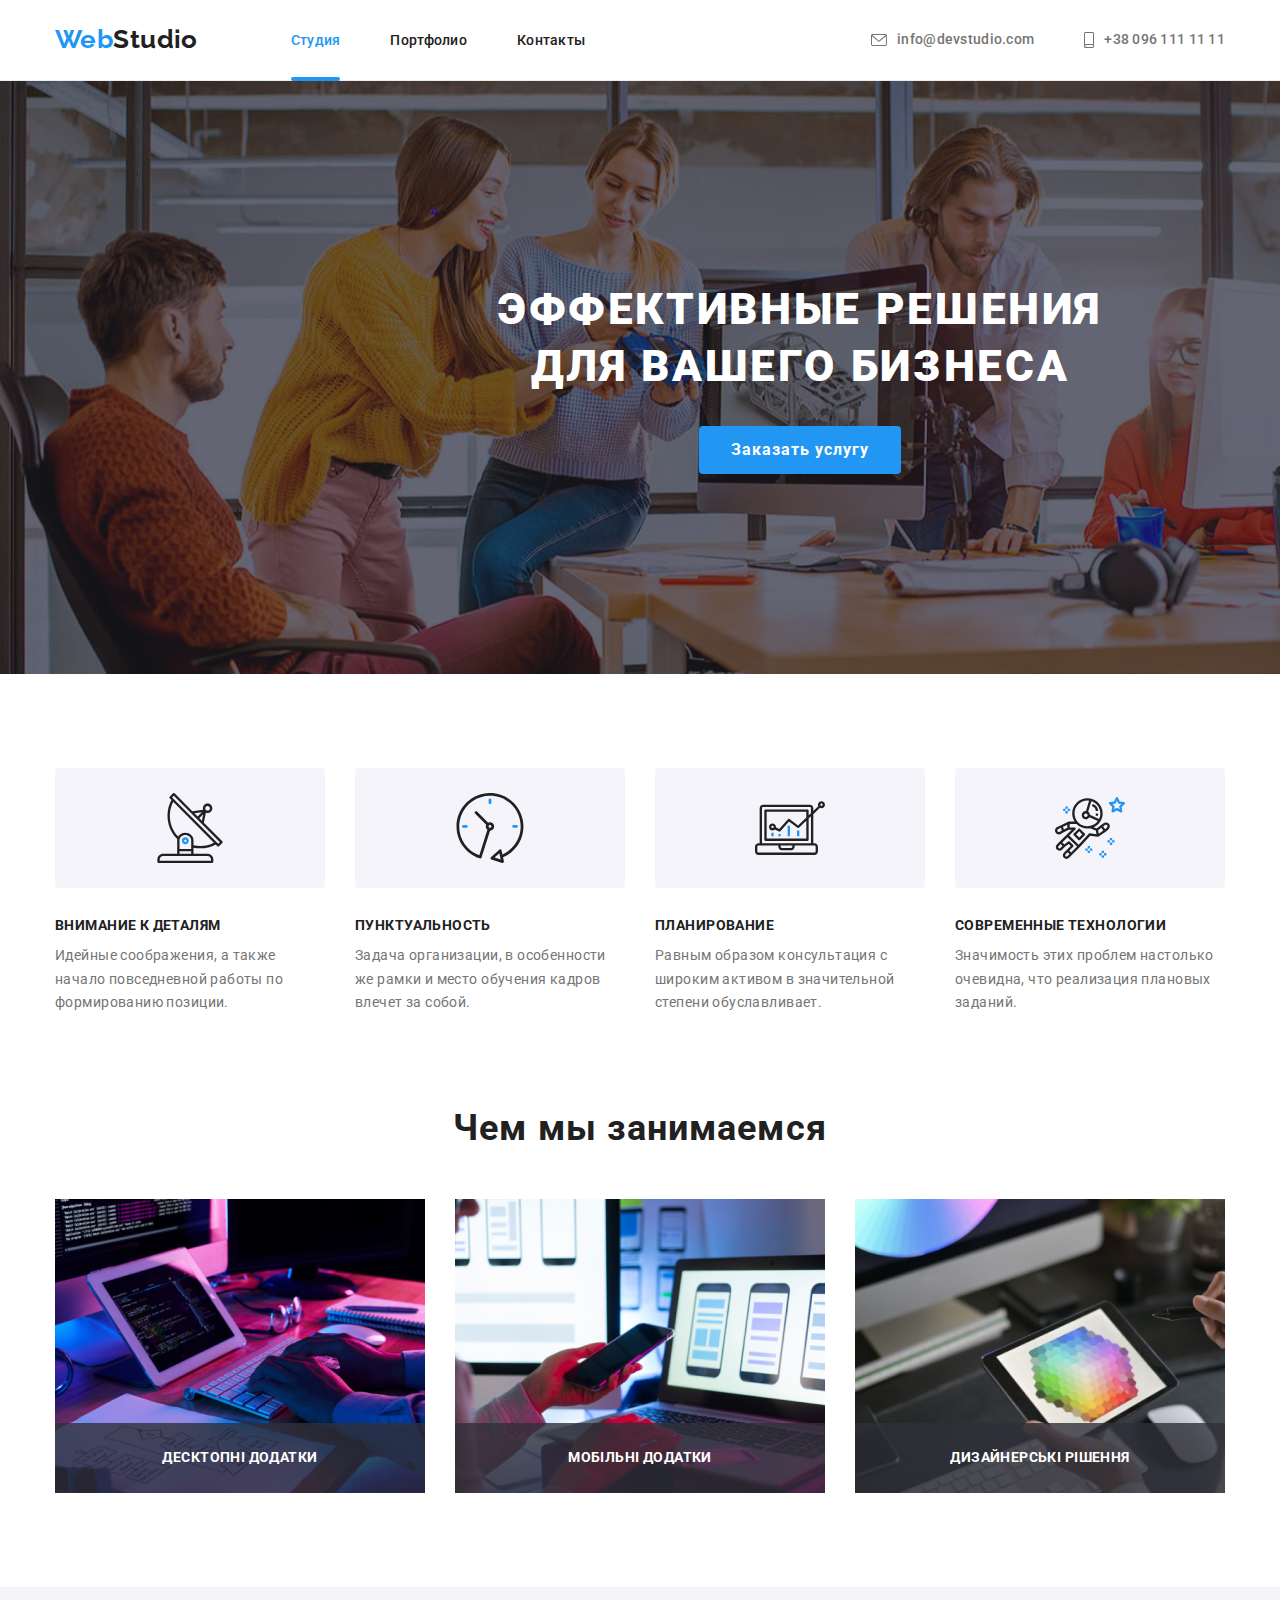
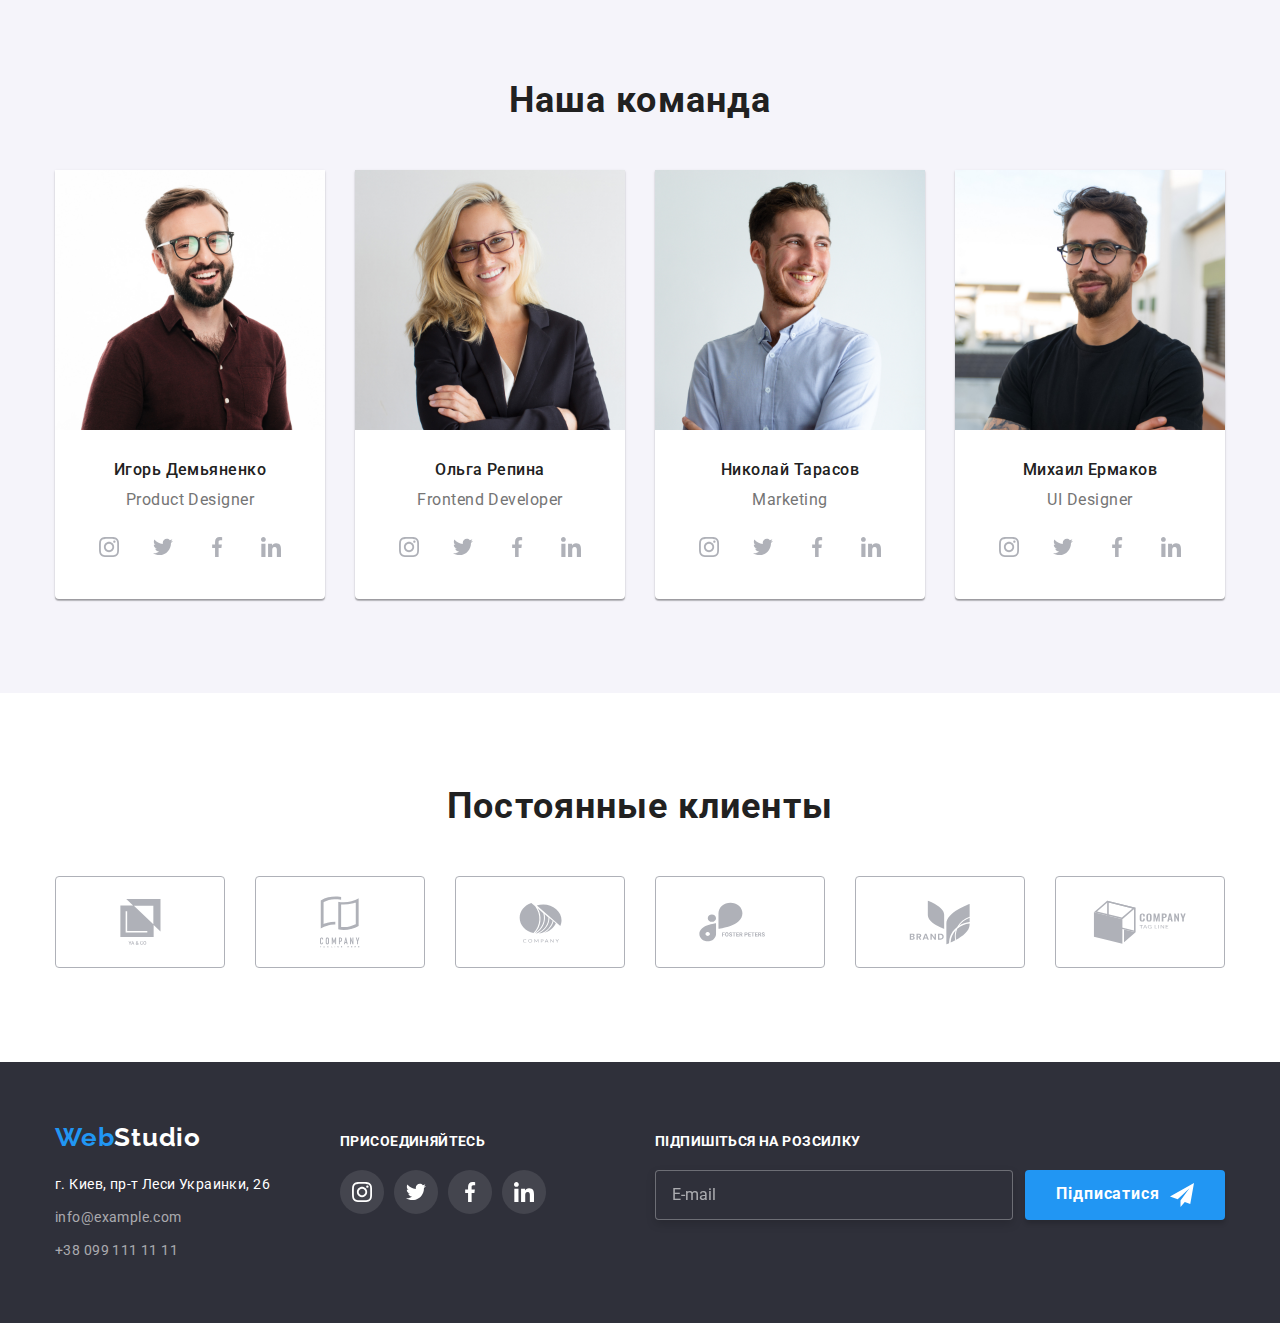
<file: index.html>
<!DOCTYPE html>
<html lang="ru">
<head>
    <meta charset="UTF-8">
    <meta http-equiv="X-UA-Compatible" content="IE=edge">
    <meta name="viewport" content="width=device-width, initial-scale=1.0">
    <title>Document</title>
    <link href="https://fonts.googleapis.com/css2?family=Raleway:wght@700&family=Roboto:wght@400;500;700;900&display=swap" rel="stylesheet">
    <link rel="stylesheet" href="https://cdnjs.cloudflare.com/ajax/libs/modern-normalize/1.1.0/modern-normalize.min.css">
    <link rel="stylesheet" href="css/styles.css">
</head>
<body class="body">
    <header class="header box">
        <div class="container header-container">
            <nav class="navigation">
                <p class="web-studio">Web<span class="studio-1">Studio</span></p>
                <ul class="list-style list-style-2">
                    <li class="nav-li"><a class="studio-2 current" href="index.html">Студия</a></li>
                    <li class="nav-li"><a class="portfolio-2" href="portfolio.html">Портфолио</a></li>
                    <li class="nav-li"><a class="contacts" href="">Контакты</a></li>
                </ul>
            </nav>   
            
            
                <ul class="list-style ul-contacts">
                    
                    <li class="nav-li">
                        <a class="mail  icons-contact" href="mailto:info@devstudio.com"><svg class="envelope" width="16" height="12"><use href="images/icons.svg#envelope"></use></svg>info@devstudio.com</a> </li>
                    <li class="nav-li">
                        <a class="telefon  icons-contact" href="tel:+380961111111"><svg class="smartphone" width="10" height="16"><use href="images/icons.svg#smartphone"></use></svg>+38 096 111 11 11</a></li>
                 </ul>
                 
        </div>
        
     </header>
    <!--main index html section-->
    <main>
        
            <section class="background hero">
                <div class="container">
            <h1 class="hero-title">Эффективные решения для вашего бизнеса</h1>
            <button type="button" class="button-background" data-modal-open>Заказать услугу</button>
           
            <div class="backdrop is-hidden" data-modal>
                <div class="modal">
                    <form>
                        <p class="title-form">Залиште свої дані, ми вам передзвонимо</p>
                       <div class="modal-input">
                       
                        
                        <label class="content-input" for="user_name">Ім'я</label>
                        <div class="form-field">
                        <input name="user-name" class="frame-input" type="text"  id="user_name">
                        <svg class="modal-svg" width="18" height="18"><use href="images/icons.svg#person-black"></use></svg>
                        </div>
                        
                      
                        <label class="content-input" for="user_phone">Телефон</label>
                        <div class="form-field">
                        <input name="user-phone" class="frame-input" type="tel"  id="user_phone">
                        <svg class="modal-svg" width="18" height="18"><use href="images/icons.svg#phone-black"></use></svg>
                       </div>
 
                       
                        
                        <label class="content-input" for="email_name">Пошта</label>
                        <div class="form-field">
                        <input name="user-email" class="frame-input" type="email"  id="email_name">
                        <svg class="modal-svg" width="18" height="18"><use href="images/icons.svg#email-black"></use></svg>
                       </div>
                       
                       <label class="content-input" for="comment">Коментар</label>
                            <div class="form-field">
                        <textarea name="user-message" class="comment-text"  placeholder="Введіть текст" id="comment"></textarea>
                        </div>
                       
                     </div>
                     
                      
                        <input name="accept-policy" class="checkbox" type="checkbox" id="checkbox-icon"  value="agreement" required>
                        <label class="label" for="checkbox-icon">Погоджуюся з розсилкою та приймаю&nbsp; <a class="checkbox-site" href="">Умови договору</a></label>
                    
                        
                     
                    
                    <button class="modal-button" type="submit">Відправити</button>
                    </form>


                    <button type="button" class="model-btn" data-modal-close> 
                        <svg class="button-close" width="11" height="11">
                        <use href="images/icons.svg#close"></use>
                    </svg>
                   </button>
                    
                </div>
            </div>
            
        </div>    
        </section>
        
        
            <section class="section">
                <div class="container">
                <h2 class="visually-hidden">Наши преимущества</h2>
            <ul class="list-style our-advantages">
                <li class="list-advantages">
                   <div class="svg-advantages"> <svg width="70" height="70">
                    <use href="images/icons.svg#antenna"></use>
                </svg></div>
                    <h3 class="title-advantages">Внимание к деталям</h3>
                    <p class="paragraph">Идейные соображения, а также начало повседневной работы по формированию позиции.</p>
                </li>
                <li class="list-advantages">
                    <div class="svg-advantages"> <svg width="70" height="70">
                        <use href="images/icons.svg#clock"></use>
                    </svg></div>
                    <h3 class="title-advantages">Пунктуальность</h3>
                    <p class="paragraph">Задача организации, в особенности же рамки и место обучения кадров влечет за собой.</p>
                </li>
                <li class="list-advantages">
                    <div class="svg-advantages"> <svg width="70" height="70">
                        <use href="images/icons.svg#diagram"></use>
                    </svg></div>
                    <h3 class="title-advantages">Планирование</h3>
                    <p class="paragraph">Равным образом консультация с широким активом в значительной степени обуславливает.</p>
                </li>
                <li class="list-advantages">
                    <div class="svg-advantages"> <svg width="70" height="70">
                        <use href="images/icons.svg#astronaut"></use>
                    </svg></div>
                    <h3 class="title-advantages">Современные технологии</h3>
                    <p class="paragraph">Значимость этих проблем настолько очевидна, что реализация плановых заданий.</p>
                </li>
            </ul>
        </div>
            </section>
       
        
            <section class="section section-work">
                <div class="container">
            <h2 class="our-work">Чем мы занимаемся</h2>
            <ul class="list-style our-works">
                <li class="picture"><div class="box-our-work"><p class="text-box">ДЕСКТОПНІ ДОДАТКИ</p></div><img src="images/img(4).jpg" width="370" alt="Programer working desk"></li>
                <li class="picture"><div class="box-our-work"><p class="text-box">МОБІЛЬНІ ДОДАТКИ</p></div><img src="images/img(5).jpg" width="370" alt="Application smartphones"></li>
                <li class="picture"><div class="box-our-work"><p class="text-box">ДИЗАЙНЕРСЬКІ РІШЕННЯ</p></div><img src="images/img(6).jpg" width="370" alt="Web design with working colour selection graphic"></li>
            </ul>
                </div>
            </section>
        
        
            <section class="section team">
                <div class="container">
            <h2 class="our-command">Наша команда</h2>
            <ul class="list-style command">
                <li class="worker">
                    <img src="images/img.jpg" width="270" alt="Man">
                    <div class="worker-content">
                    <h3 class="name-worker">Игорь Демьяненко</h3>
                    <p class="profesion">Product Designer</p>
                    <ul class="social-list">
                        <li class="list-style social-link-item">
                            <a class="social-link-list" href="">
                            <svg class="social-link" width="20" height="20">
                                <use href="images/icons.svg#instagram"></use>
                            </svg>
                        </a>
                    </li>
                        <li class="list-style social-link-item">
                            <a class="social-link-list" href="">
                            <svg class="social-link" width="20" height="20">
                                <use href="images/icons.svg#twitter"></use>
                                </svg>
                            </a>
                        </li>
                        <li class="list-style social-link-item">
                            <a class="social-link-list" href="">
                                <svg class="social-link" width="20" height="20">
                                    <use href="images/icons.svg#facebook"></use>
                                </svg>
                            </a>
                        </li>
                        <li class="list-style social-link-item">
                            <a class="social-link-list" href="">
                                <svg class="social-link" width="20" height="20">
                                    <use href="images/icons.svg#linkedin"></use>
                                </svg>
                            </a>
                        </li>


                            
                    </ul>
                    </div>
                </li>
                <li class="worker">
                    <img src="images/img(1).jpg" width="270" alt="Woman">
                    <div class="worker-content">
                    <h3 class="name-worker">Ольга Репина</h3>
                    <p class="profesion">Frontend Developer</p>
                    <ul class="social-list">
                        <li class="list-style social-link-item">
                            <a class="social-link-list" href="">
                            <svg class="social-link" width="20" height="20">
                                <use href="images/icons.svg#instagram"></use>
                            </svg>
                        </a>
                    </li>
                        <li class="list-style social-link-item">
                            <a class="social-link-list" href="">
                            <svg class="social-link" width="20" height="20">
                                <use href="images/icons.svg#twitter"></use>
                                </svg>
                            </a>
                        </li>
                        <li class="list-style social-link-item">
                            <a class="social-link-list" href="">
                                <svg class="social-link" width="20" height="20">
                                    <use href="images/icons.svg#facebook"></use>
                                </svg>
                            </a>
                        </li>
                        <li class="list-style social-link-item">
                            <a class="social-link-list" href="">
                                <svg class="social-link" width="20" height="20">
                                    <use href="images/icons.svg#linkedin"></use>
                                </svg>
                            </a>
                        </li>


                            
                    </ul>
                    </div>
                </li>
                <li class="worker">
                    <img src="images/img(2).jpg" width="270" alt="Man">
                    <div class="worker-content">
                    <h3 class="name-worker">Николай Тарасов</h3>
                <p class="profesion">Marketing</p>
                <ul class="social-list">
                    <li class="list-style social-link-item">
                        <a class="social-link-list" href="">
                        <svg class="social-link" width="20" height="20">
                            <use href="images/icons.svg#instagram"></use>
                        </svg>
                    </a>
                </li>
                    <li class="list-style social-link-item">
                        <a class="social-link-list" href="">
                        <svg class="social-link" width="20" height="20">
                            <use href="images/icons.svg#twitter"></use>
                            </svg>
                        </a>
                    </li>
                    <li class="list-style social-link-item">
                        <a class="social-link-list" href="">
                            <svg class="social-link" width="20" height="20">
                                <use href="images/icons.svg#facebook"></use>
                            </svg>
                        </a>
                    </li>
                    <li class="list-style social-link-item">
                        <a class="social-link-list" href="">
                            <svg class="social-link" width="20" height="20">
                                <use href="images/icons.svg#linkedin"></use>
                            </svg>
                        </a>
                    </li>


                        
                </ul>
                    </div>
                </li>
                <li class="worker">
                    <img src="images/img(3).jpg" width="270" alt="Man">
                    <div class="worker-content">
                    <h3 class="name-worker">Михаил Ермаков</h3>
                    <p class="profesion">UI Designer</p>
                    <ul class="social-list">
                        <li class="list-style social-link-item">
                            <a class="social-link-list" href="">
                            <svg class="social-link" width="20" height="20">
                                <use href="images/icons.svg#instagram"></use>
                            </svg>
                        </a>
                    </li>
                        <li class="list-style social-link-item">
                            <a class="social-link-list" href="">
                            <svg class="social-link" width="20" height="20">
                                <use href="images/icons.svg#twitter"></use>
                                </svg>
                            </a>
                        </li>
                        <li class="list-style social-link-item">
                            <a class="social-link-list" href="">
                                <svg class="social-link" width="20" height="20">
                                    <use href="images/icons.svg#facebook"></use>
                                </svg>
                            </a>
                        </li>
                        <li class="list-style social-link-item">
                            <a class="social-link-list" href="">
                                <svg class="social-link" width="20" height="20">
                                    <use href="images/icons.svg#linkedin"></use>
                                </svg>
                            </a>
                        </li>


                            
                    </ul>
                    </div>
                </li>
               
            </ul>
                </div>
            </section>

            <section class="section">
                <div class="container">
                 <h2 class="title-client">Постоянные клиенты</h2>
                <ul class="list-client">
                    <li class="list-style client">
                        
                        <a class="size-border" href="">
                            
                            <svg class="social-link" width="41" height="46">
                                <use href="images/icons.svg#yaco"></use>
                            </svg>
                        
                        </a>
                        
                    </li>
                    <li class="list-style client">
                        <a class="size-border" href="">
                            
                            <svg class="social-link" width="40" height="52">
                                <use href="images/icons.svg#tagline-here"></use>
                            </svg>
                           
                        </a>
                    </li>
                    <li class="list-style client">
                        <a class="size-border" href="">
                            
                            <svg class="social-link" width="43" height="41">
                                <use href="images/icons.svg#company"></use>
                            </svg>
                        </a>
                    </li>
                    <li class="list-style client">
                        <a class="size-border" href="">
                            
                            <svg class="social-link" width="84" height="40">
                                <use href="images/icons.svg#foster-peters"></use>
                            </svg>
                            
                        </a>
                    </li>
                    <li class="list-style client">
                        <a class="size-border" href="">
                            
                            <svg class="social-link" width="62" height="45">
                                <use href="images/icons.svg#brand"></use>
                            </svg>
                            
                        </a>
                    </li>
                    <li class="list-style client">
                        <a class="size-border" href="">
                           
                            <svg class="social-link" width="94" height="44">
                                <use href="images/icons.svg#tag-line"></use>
                            </svg>
                            
                        </a>
                    </li>
                </ul>

                </div>
            </section>
        
    </main>
    <footer class="footer">
        <div class="container">
          <div class="footer-content">
            
           <div class="studio-footer">
            <a class="web-studio-2" href="">Web<span class="studio-3">Studio</span></a>
        
            <address>
           <ul class="list-style">
          <li class="adress-footer"><p>г. Киев, пр-т Леси Украинки, 26</p></li>
          <li class="footer-mail"><a class="mail-footer" href="mailto:info@example.com">info@example.com</a></li>
           <li class="footer-tel"><a class="tel-footer" href="tel:+380991111111">+38 099 111 11 11</a></li>
           </ul>
             </address>
           </div>
       
             <div>
        
            <p class="title-footer">Присоединяйтесь</p>
            <ul class="social-list-footer">
                <li class="list-style list-footer">
                    <a class="social-link-list-footer" href="">
                    <svg class="social-link-footer" width="20" height="20">
                        <use href="images/icons.svg#instagram"></use>
                    </svg>
                </a>
            </li>
                <li class="list-style list-footer">
                    <a class="social-link-list-footer" href="">
                    <svg class="social-link-footer" width="20" height="20">
                        <use href="images/icons.svg#twitter"></use>
                        </svg>
                    </a>
                </li>
                <li class="list-style list-footer">
                    <a class="social-link-list-footer" href="">
                        <svg class="social-link-footer" width="20" height="20">
                            <use href="images/icons.svg#facebook"></use>
                        </svg>
                    </a>
                </li>
                <li class="list-style list-footer">
                    <a class="social-link-list-footer" href="">
                        <svg class="social-link-footer" width="20" height="20">
                            <use href="images/icons.svg#linkedin"></use>
                        </svg>
                    </a>
                </li>


                    
            </ul>

             </div>
             

             <div class="email-input">
                  <form>
                    <p class="text-email">Підпишіться на розсилку</p>
                 <label class="visually-hidden" for="email_footer">Email</label>
                 <div class="position-button"><input class="email" type="email" name="email" id="email_footer" placeholder="E-mail">
                    <button class="btn" type="submit">Підписатися<svg class="icon-send" width="24" height="24"><use href="images/icons.svg#icon-send"></use></svg></button></div>
                </form>
            </div>
          </div>
       </div>

    </footer>
   
   
    <script src="./js/modal.js"></script>

</body>
</html>
</file>
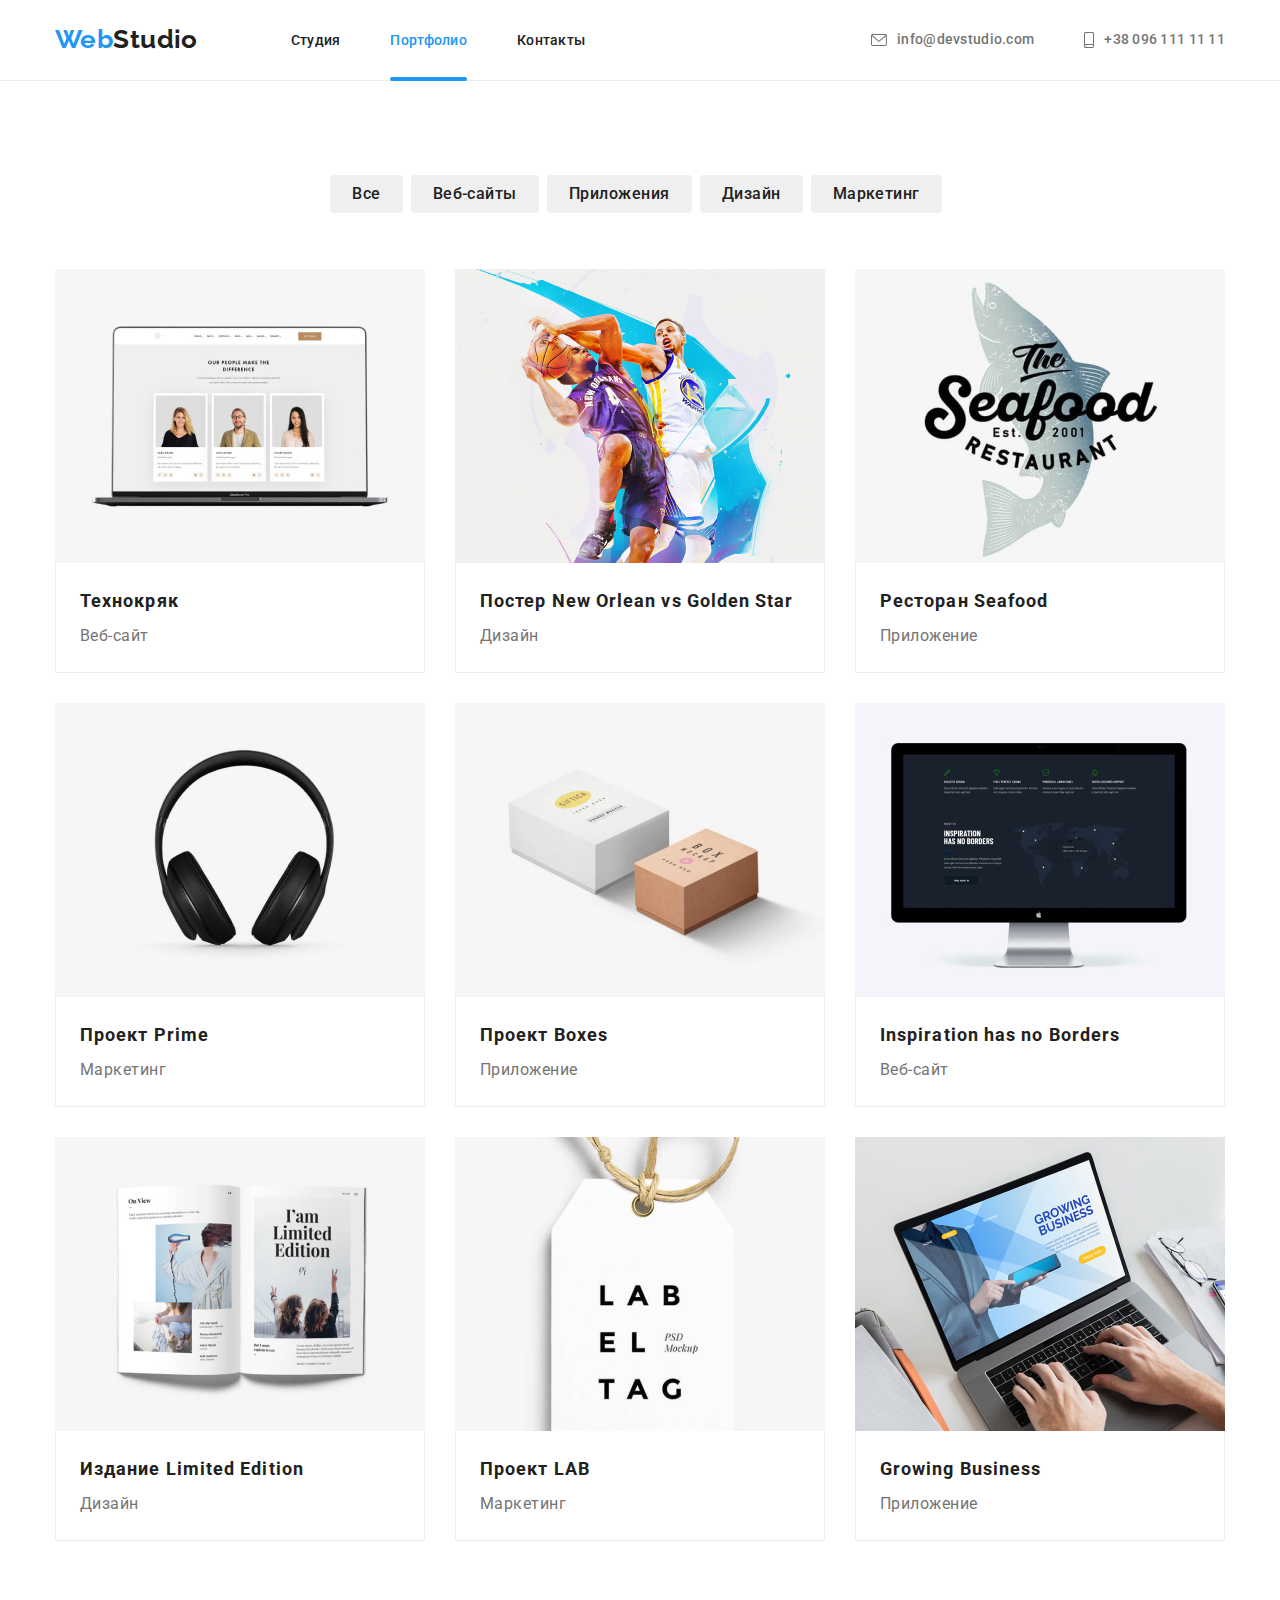
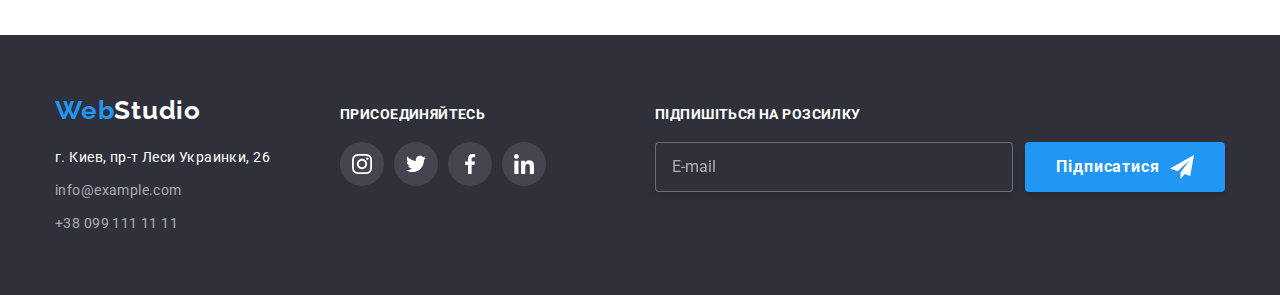
<file: portfolio.html>
<!DOCTYPE html>
<html lang="ru">
<head>
    <meta charset="UTF-8">
    <meta http-equiv="X-UA-Compatible" content="IE=edge">
    <meta name="viewport" content="width=device-width, initial-scale=1.0">
    <title>Document</title>
    <link rel="stylesheet" href="https://cdnjs.cloudflare.com/ajax/libs/modern-normalize/1.1.0/modern-normalize.min.css">
    <link href="https://fonts.googleapis.com/css2?family=Raleway:wght@700&family=Roboto:wght@400;500;700;900&display=swap" rel="stylesheet">
    <link rel="stylesheet" href="css/styles.css">
</head>
<body class="body">
    <!--header section-->
    <header class="header box">
        <div class="container header-container">
            <nav class="navigation">
                <p class="web-studio">Web<span class="studio-1">Studio</span></p>
                 <ul class="list-style list-style-2">
                     <li class="nav-li"><a class="studio" href="index.html">Студия</a></li>
                     <li class="nav-li"><a class="portfolio current" href="portfolio.html">Портфолио</a></li>
                     <li class="nav-li"><a class="contacts" href="">Контакты</a></li>
                 </ul>
             </nav>   
             
             <ul class="list-style ul-contacts">
                    
                <li class="nav-li">
                    <a class="mail  icons-contact" href="mailto:info@devstudio.com"><svg class="envelope" width="16" height="12"><use href="images/icons.svg#envelope"></use></svg>info@devstudio.com</a> </li>
                <li class="nav-li">
                    <a class="telefon  icons-contact" href="tel:+380961111111"><svg class="smartphone" width="10" height="16"><use href="images/icons.svg#smartphone"></use></svg>+38 096 111 11 11</a></li>
             </ul>
        </div>
       
        
      
        
        </header>
   <main>
    <!--main section-->
    
        <section class="section">
            <div class="container">
            <h1 class="visually-hidden">Портфолио</h1>
            <ul class="list-style portfolio-menu">
                <li class="button-distance"><button type="button" class="button-list cursor">Все</button></li>
                <li class="button-distance"><button type="button" class="button-list cursor">Веб-сайты</button></li>
                <li class="button-distance"><button type="button" class="button-list cursor">Приложения</button></li>
                <li class="button-distance"><button type="button" class="button-list  cursor">Дизайн</button></li>
                <li class="button-distance"><button type="button" class="button-list cursor">Маркетинг</button></li>
            </ul>
            
            <ul class="list-style ul-img">
                <li class="images">
                    <a class="picture-portfolio" href="">
                       <img src="images-2/img(7).jpg" alt="" width="370">
                       
                    
                  <div class="second-container">
                    <div class="blue-picture"><p class="text-picture">
                        Ресурс пропонує комплексні пропозиції з різним рівнем функціоналу та сервісів. Все це дозволить відвідувачу отримати вичерпні відомості про компанію чи приватну особу.
                      </p></div>
                    <div class="title-picture">
                        <h2 class="name-tile">Технокряк</h2>
                        <p class="name-paragraph">Веб-сайт</p>
                        </div>
                  </div>
                    </a>
                   
                </li>
                <li class="images">
                    <a class="picture-portfolio" href="">
                        <img src="images-2/img(8).jpg" alt="" width="370">
                        <div class="second-container">
                            <div class="blue-picture"><p class="text-picture">
                                Ресурс пропонує комплексні пропозиції з різним рівнем функціоналу та сервісів. Все це дозволить відвідувачу отримати вичерпні відомості про компанію чи приватну особу.
                              </p></div>
                            
                        <div class="title-picture">
                            <h2 class="name-tile">Постер New Orlean vs Golden Star</h2>
                            <p class="name-paragraph">Дизайн</p>
                                </div>
                                
                          </div>  
                        </a>
                    
                </li>
                <li class="images">
                    <a class="picture-portfolio" href=""><img src="images-2/img(9).jpg" alt="" width="370">
                        <div class="second-container">
                            <div class="blue-picture"><p class="text-picture">
                                Ресурс пропонує комплексні пропозиції з різним рівнем функціоналу та сервісів. Все це дозволить відвідувачу отримати вичерпні відомості про компанію чи приватну особу.
                              </p></div>
                        <div class="title-picture"><h2 class="name-tile">Ресторан Seafood</h2>
                    <p class="name-paragraph">Приложение</p>
                        </div>
                        </div>
                    </a>
                   
                <li class="images">
                    <a class="picture-portfolio" href=""><img src="images-2/img(10).jpg" alt="" width="370">
                        <div class="second-container">
                            <div class="blue-picture"><p class="text-picture">
                                Ресурс пропонує комплексні пропозиції з різним рівнем функціоналу та сервісів. Все це дозволить відвідувачу отримати вичерпні відомості про компанію чи приватну особу.
                              </p></div>
                        <div class="title-picture"><h2 class="name-tile">Проект Prime</h2>
                    <p class="name-paragraph">Маркетинг</p>
                        </div>
                        </div>
                    </a>
                  
                </li>
                <li class="images">
                    <a class="picture-portfolio" href=""><img src="images-2/img(11).jpg" alt="" width="370">
                        <div class="second-container">
                            <div class="blue-picture"><p class="text-picture">
                                Ресурс пропонує комплексні пропозиції з різним рівнем функціоналу та сервісів. Все це дозволить відвідувачу отримати вичерпні відомості про компанію чи приватну особу.
                              </p></div>
                        <div class="title-picture"><h2 class="name-tile">Проект Boxes</h2>
                    <p class="name-paragraph">Приложение</p>
                        </div>
                        </div>
                    </a>
                    
                </li>
                <li class="images">
                    <a class="picture-portfolio" href=""><img src="images-2/img(12).jpg" alt="" width="370">
                        <div class="second-container">
                            <div class="blue-picture"><p class="text-picture">
                                Ресурс пропонує комплексні пропозиції з різним рівнем функціоналу та сервісів. Все це дозволить відвідувачу отримати вичерпні відомості про компанію чи приватну особу.
                              </p></div>
                        <div class="title-picture"><h2 class="name-tile">Inspiration has no Borders</h2>
                    <p class="name-paragraph">Веб-сайт</p>
                        </div>
                        </div>
                    </a>
                </li>
                <li class="images">
                    <a class="picture-portfolio" href=""><img src="images-2/img(13).jpg" alt="" width="370">
                        <div class="second-container">
                            <div class="blue-picture"><p class="text-picture">
                                Ресурс пропонує комплексні пропозиції з різним рівнем функціоналу та сервісів. Все це дозволить відвідувачу отримати вичерпні відомості про компанію чи приватну особу.
                              </p></div>
                        <div class="title-picture"><h2 class="name-tile">Издание Limited Edition</h2>
                    <p class="name-paragraph">Дизайн</p>
                        </div>
                        </div>
                    </a>
                </li>
                <li class="images">
                    <a class="picture-portfolio" href=""><img src="images-2/img(14).jpg" alt="" width="370">
                        <div class="second-container">
                            <div class="blue-picture"><p class="text-picture">
                                Ресурс пропонує комплексні пропозиції з різним рівнем функціоналу та сервісів. Все це дозволить відвідувачу отримати вичерпні відомості про компанію чи приватну особу.
                              </p></div>
                        <div class="title-picture"><h2 class="name-tile">Проект LAB</h2>
                    <p class="name-paragraph">Маркетинг</p>
                        </div>
                        </div>
                    </a>
                    
                </li>
                <li class="images">
                    <a class="picture-portfolio" href=""><img src="images-2/img(15).jpg" alt="" width="370">
                        <div class="second-container">
                            <div class="blue-picture"><p class="text-picture">
                                Ресурс пропонує комплексні пропозиції з різним рівнем функціоналу та сервісів. Все це дозволить відвідувачу отримати вичерпні відомості про компанію чи приватну особу.
                              </p></div>
                        <div class="title-picture"><h2 class="name-tile">Growing Business</h2>
                    <p class="name-paragraph">Приложение</p>
                        </div>
                        </div>
                    </a>
                </li>
            </ul>
            </div>
        </section>
   
    </main>
    <!--footer section-->
    <footer class="footer">
        <div class="container">
          <div class="footer-content">
            
           <div class="studio-footer">
            <a class="web-studio-2" href="">Web<span class="studio-3">Studio</span></a>
        
            <address>
           <ul class="list-style">
          <li class="adress-footer"><p>г. Киев, пр-т Леси Украинки, 26</p></li>
          <li class="footer-mail"><a class="mail-footer" href="mailto:info@example.com">info@example.com</a></li>
           <li class="footer-tel"><a class="tel-footer" href="tel:+380991111111">+38 099 111 11 11</a></li>
           </ul>
             </address>
           </div>
       
             <div>
        
            <p class="title-footer">Присоединяйтесь</p>
            <ul class="social-list-footer">
                <li class="list-style list-footer">
                    <a class="social-link-list-footer" href="">
                    <svg class="social-link-footer" width="20" height="20">
                        <use href="images/icons.svg#instagram"></use>
                    </svg>
                </a>
            </li>
                <li class="list-style list-footer">
                    <a class="social-link-list-footer" href="">
                    <svg class="social-link-footer" width="20" height="20">
                        <use href="images/icons.svg#twitter"></use>
                        </svg>
                    </a>
                </li>
                <li class="list-style list-footer">
                    <a class="social-link-list-footer" href="">
                        <svg class="social-link-footer" width="20" height="20">
                            <use href="images/icons.svg#facebook"></use>
                        </svg>
                    </a>
                </li>
                <li class="list-style list-footer">
                    <a class="social-link-list-footer" href="">
                        <svg class="social-link-footer" width="20" height="20">
                            <use href="images/icons.svg#linkedin"></use>
                        </svg>
                    </a>
                </li>


                    
            </ul>

             </div>
             <div class="email-input">
                <form>
                  <p class="text-email">Підпишіться на розсилку</p>
               <label class="visually-hidden" for="email_footer">Email</label>
               <div class="position-button"><input class="email" type="email" name="email" id="email_footer" placeholder="E-mail">
                  <button class="btn" type="submit">Підписатися<svg class="icon-send" width="24" height="24"><use href="images/icons.svg#icon-send"></use></svg></button></div>
              </form>
          </div>
          </div>
       </div>
    </footer>

</body>
</html>
</file>
<file: css/styles.css>
.body{
    
   
    font-family:Roboto, sans-serif;
    background:var(--white-color);
    font-size: 14px;
    letter-spacing: 0.03em;
    
    
}

h1,h2,h3,h4,h5,p{
    margin-top: 0;
    margin-bottom:0;
}
ul,ol{
    margin-top: 0;
    margin-bottom:0;
    padding-left:0;
}
img{
    display: block;
}
:root{
    --fill-social-network:#AFB1B8;
    --blue-color:#2196F3;
    --black-color:#212121;
    --grey-color:#757575;
    --white-color:#FFFFFF;
    --shade-color: rgba(255, 255, 255, 0.6);
    --background-color:#2F303A;
    --line-color:#ECECEC;
    --border-img:#EEEEEE;
    --command-color:#F5F4FA;
    --color-client:#F5F5F5;
    --color-radius: rgba(255, 255, 255, 0.1);
    
}
.container{
    width: 1200px;
    padding-left: 15px;
    padding-right: 15px;
    margin-left: auto;
    margin-right: auto;
}
/*Header section*/
.header-container{
    display: flex;
    align-items: center;
    
}
.box{
    
    border-bottom: 1px solid var(--line-color);
   
}
.header{
   
    background-color:var(--white-color);
}
.navigation{
    display: flex;
    align-items: center;
    
}
.list-style-2{
    display: flex;
    align-items: center;
}
.nav-li:not(:last-child) {
    margin-right: 50px;
}
.ul-contacts{
    display:flex;
    margin-left: auto;
    
}

.web-studio{
    margin-top: 24px;
    margin-bottom: 25px;
    margin-right: 93px;
   
font-family: 'Raleway';
font-weight: 700;

font-size: 26px;
line-height: 1.2;
color:var(--blue-color);
}
.studio-1{
    color:var(--black-color);
}

.list-style{
    list-style:none ;
   
    
}

.studio{

    font-weight: 500;
    font-size: 14px;
    line-height: 1.1;
    letter-spacing: 0.02em;
  color: var(--black-color);
    text-decoration: none;
    transition: color 250ms cubic-bezier(0.4, 0, 0.2, 1);
}
.list-style .studio:hover,
.list-style .studio:focus{
    color:var(--blue-color);
}
.studio-2{
    
    margin-top: 32px;
    margin-bottom: 32px;
    font-weight: 500;
    font-size: 14px;
    line-height: 1.1;
    color: var(--black-color);
    letter-spacing: 0.02em;
    text-decoration: none;
    transition: color 250ms cubic-bezier(0.4, 0, 0.2, 1);
    position: relative;
    }
    .current{
        color: var(--blue-color);
    }
    .link.current{
        color: var(--blue-color);
    }

    
 .studio-2::after{
    content: "";
    display: block;
    width: 100%;
    height: 4px;
    background: var(--blue-color);
    border-radius: 2px;
    position: absolute;
    bottom: -33px;
    
 }   


.list-style .studio-2:hover,
.list-style .studio-2:focus{
    color:var(--blue-color);
}


.portfolio{
    font-weight: 500;
font-size: 14px;
line-height: 1.1;
letter-spacing: 0.02em;
color: var(--black-color);
text-decoration: none;
transition: color 250ms cubic-bezier(0.4, 0, 0.2, 1);
position: relative;
}
.current{
    color: var(--blue-color);
}
.link.current{
    color: var(--blue-color);
}
.portfolio::after{
    content: "";
    display: block;
    background-color: var(--blue-color);
    width: 100%;
    height: 4px;
    border-radius: 2px;
    position: absolute;
    bottom: -33px;
}

.list-style .portfolio:hover,
.list-style .portfolio:focus{
    color:var(--blue-color);
}
.portfolio-2{
    font-weight: 500;
font-size: 14px;
line-height: 1.1;
letter-spacing: 0.02em;
color: var(--black-color);
text-decoration: none;
transition: color 250ms cubic-bezier(0.4, 0, 0.2, 1);
}
.list-style .portfolio-2:hover,
.list-style .portfolio-2:focus{
    color: var(--blue-color);
}

.contacts{

   
    
    font-weight: 500;
    font-size: 14px;
    line-height: 1.1;
    letter-spacing: 0.02em;
color: var(--black-color);
    text-decoration: none;
    transition: color 250ms cubic-bezier(0.4, 0, 0.2, 1);
    

}
.list-style .contacts:hover,
.list-style .contacts:focus{
    color:var(--blue-color);
}
 .icons-contact{
    display: flex;
    align-items: center;
 }
 
    
 .envelope{
    fill: var(--grey-color);
    margin-right: 10px;
    transition: fill 250ms cubic-bezier(0.4, 0, 0.2, 1);
    
 }
   .mail:hover .envelope,
   .mail:focus .envelope{
    fill: var(--blue-color);
   }
   
.mail{
    
    font-style: normal;
    font-weight: 500;
    font-size: 14px;
    line-height: 1.1;
    letter-spacing: 0.02em;
    color: var(--grey-color);
    text-decoration: none;
    transition: color 250ms cubic-bezier(0.4, 0, 0.2, 1);
}




.list-style .mail:hover,
.list-style .mail:focus{
    color:var(--blue-color);
}


.smartphone{
    fill: var(--grey-color);
    margin-right: 10px;
    transition: fill 250ms cubic-bezier(0.4, 0, 0.2, 1);
    }
.telefon:hover .smartphone,
.telefon:focus .smartphone{
    fill: var(--blue-color);
}

.telefon{
   
    
    font-weight: 500;
    font-size: 14px;
    line-height: 1.1;
    letter-spacing: 0.02em;
    color: var(--grey-color);
    text-decoration: none;
    transition: color 250ms cubic-bezier(0.4, 0, 0.2, 1);



}
.list-style .telefon:hover,
.list-style .telefon:focus{
    color:var(--blue-color);
}


/*Main section*/



.visually-hidden {
 position: absolute;
 width: 1px;
 height: 1px;
 margin: -1px;
 padding: 0;
 overflow: hidden;
 border: 0;
 clip: rect(0 0 0 0);
} 

.portfolio-menu{
    display: flex;
justify-content: center;
margin-bottom: 56px;
    }

.button-distance{
margin-right: 8px;
    }
.button-list{
    padding-left: 22px;
    padding-right: 22px;
    padding-top: 6px;
    padding-bottom: 6px;
font-family:Roboto, sans-serif;
font-weight: 500;
font-size: 16px;
line-height: 1.6;

color: var(--black-color);
text-align: center;
letter-spacing: 0.03em;
border-radius: 4px;
border: 0;
transition: color 250ms cubic-bezier(0.4, 0, 0.2, 1),
background-color 250ms cubic-bezier(0.4, 0, 0.2, 1),
box-shadow 250ms cubic-bezier(0.4, 0, 0.2, 1) ;


   
}
.list-style .button-list:hover,
.list-style .button-list:focus{
    color:var(--white-color);
    background-color: var(--blue-color);
    box-shadow: 0px 3px 1px rgba(0, 0, 0, 0.1), 0px 1px 2px rgba(0, 0, 0, 0.08), 0px 2px 2px rgba(0, 0, 0, 0.12);

}


.cursor{
    cursor:pointer;
}

   





.picture-portfolio:hover{
    box-shadow: 0px 1px 1px rgba(0, 0, 0, 0.12), 0px 4px 4px rgba(0, 0, 0, 0.06), 1px 4px 6px rgba(0, 0, 0, 0.16);
}

    .ul-img{
        
        display: flex;
        flex-wrap: wrap;
        
        }
        
.images:not(:nth-child(3n)) {
    margin-right: 30px;
}
.images:not(:nth-last-child(-n+3)) {
    margin-bottom: 30px;
}
.title-picture{
    position: absolute;
    top: 0;
    left: 0;
    z-index: 5;
    width: 370px;
    height: 110px;
   
   background-color: var(--white-color);
    padding-left: 24px;
    padding-right: 24px;
    padding-top: 20px;
    padding-bottom: 20px;
    border-right: 1px solid var(--border-img);
    border-left:  1px solid var(--border-img);
    border-bottom:  1px solid var(--border-img);
   
}

.picture-portfolio:hover .blue-picture{
    transform: translateY(-100%);
    
}
.second-container{
    width: 370px;
    height: 110px;
    position: relative;
    
    
}


    .blue-picture{
        position: absolute;
        left: 0;
        top:0;
        z-index: 2;
        width: 370px;
        height: 294px;
        background: rgba(33, 150, 243, 0.9);
        transition: transform 250ms cubic-bezier(0.4, 0, 0.2, 1);
        z-index: 3;
       }
       
       
    .text-picture{
        
        padding-top: 63px;
        padding-bottom: 63px;
        padding-left: 24px;
        padding-right: 24px;
        font-weight: 400;
        font-size: 18px;
        line-height: 1.5;
        letter-spacing: 0.03em;
        color: var(--white-color);
        text-align: left;


    }
.picture-portfolio{
   display: block;
    text-decoration: none;
    transition: box-shadow 250ms cubic-bezier(0.4, 0, 0.2, 1);
    overflow: hidden;
    
}

.name-tile{
    font-weight: 700;
    font-size: 18px;
    line-height: 2;
    /* identical to box height, or 200% */
    letter-spacing: 0.06em;
   color: var(--black-color);
   margin-bottom: 4px;
}
.name-paragraph{
   
    font-size: 16px;
    line-height: 1.6;
    /* identical to box height, or 188% */
    letter-spacing: 0.03em;
    color: var(--grey-color);
  
}





/*Footer section*/

.footer{
background: var(--background-color);
padding-top: 60px;
padding-bottom: 60px;
}

.web-studio-2{
    
text-decoration: none;
font-family: 'Raleway';
font-style: normal;
font-weight: 700;
font-size: 26px;
line-height: 1.2;
letter-spacing: 0.03em;
color: var(--blue-color);
}
.studio-3{
    color: var(--white-color);
}
.studio-footer{
    margin-right: 70px;
}

.footer-content{
    display: flex;
    align-items: baseline;
    
}
.adress-footer{
    margin-top: 20px;
    margin-bottom: 9px; 
    font-style: normal;
    font-weight: 400;


  
    font-size: 14px;
    line-height: 1.7;
    /* or 171% */
    
    letter-spacing: 0.03em;
    
    color: var(--white-color);
    
    


}
.mail-footer{
    margin-bottom: 9px;
  
    font-style: normal;
    font-weight: 400;
    font-size: 14px;
    line-height: 1.7;
    
    
    letter-spacing: 0.03em;
    
    color: var(--shade-color);
    text-decoration: none;
    
}
.list-style .mail-footer:hover,
.list-style .mail-footer:focus{
    color:var(--blue-color);
}
.footer-mail{
    margin-bottom: 9px;
}


.tel-footer{
 
    font-style: normal;
    font-weight: 400;
    font-size: 14px;
    line-height: 1.7;
    
    
    letter-spacing: 0.03em;
    
    color: var(--shade-color);
    text-decoration: none;
    transition: color 250ms cubic-bezier(0.4, 0, 0.2, 1);

}
.list-style .tel-footer:hover,
.list-style .tel-footer:focus{
    color: var(--blue-color);
}
.list-footer:not(:last-child) {
    margin-right: 10px;
}
.title-footer{
    
    margin-bottom: 20px;
    font-weight: 700;
    font-size: 14px;
    line-height: 1.1;
    letter-spacing: 0.03em;
    text-transform: uppercase;
    color: var(--white-color);
    

}

.social-link-footer{
    fill: var(--white-color);
}

.social-link-list-footer{
    display: flex;
    justify-content: center;
    align-items:center;
    width:44px;
    height:44px;
    
    background-color: var(--color-radius);
    border-radius:50%;
   transition: background-color 250ms cubic-bezier(0.4, 0, 0.2, 1); 
}
.social-link-list-footer:hover,
.social-link-list-footer:focus{
    background-color: var(--blue-color);
    }

.social-list-footer{
    display: flex;
}
.email-input{
  
    width: 570px;
    margin-left: auto;
    
    
}
.text-email{
    font-weight: 700;
font-size: 14px;
line-height: 1.1;
letter-spacing: 0.03em;
text-transform: uppercase;

color: var(--white-color);
}
.email{
    
    
    width: 358px;
    height: 50px;
    border: 1px solid rgba(255, 255, 255, 0.3);
    padding-left: 16px;
filter: drop-shadow(0px 4px 4px rgba(0, 0, 0, 0.15));
border-radius: 4px;
background-color: var(--background-color);
color:var(--white-color);
}
.email::placeholder{
    color: rgba(255, 255, 255, 0.6);
    font-weight: 400;
font-size: 16px;
line-height: 20px;
}

.btn{
    width: 200px;
    height: 50px;
    font-weight: 700;
font-size: 16px;
line-height: 1.9;
letter-spacing:0.06em;
display: flex;
align-items: center;
justify-content: center;
margin-left: 12px;
color: var(--white-color);
background-color: var(--blue-color);
border-radius: 4px;
box-shadow: 0px 4px 4px rgba(0, 0, 0, 0.15);
border:none
}
.position-button{
    display: flex;
    align-items: center;
    margin-top: 20px;
    
}
.icon-send{
    margin-left: 10px;
}


/*Main index html section*/

.background{
    width: 1600px;
    background-image: linear-gradient(rgba(47, 48, 58, 0.4), rgba(47, 48, 58, 0.4)), url(../images/Img-hero.jpg);
    background-repeat: no-repeat;
    background-size:cover;
    background-position: center;
    }
    .hero{
        padding-top: 200px;
        padding-bottom: 200px;
        text-align: center;
        margin-left: auto;
        margin-right: auto;
    }
    
    
.hero-title{
    width: 696px;
  margin-left: auto;
  margin-right: auto;
font-weight: 900;
font-size: 44px;
line-height: 1.3;


text-align: center;
letter-spacing: 0.06em;
text-transform: uppercase;

color: var(--white-color);

}
.button-background{
    background: var(--blue-color);
    margin-top: 30px;
    padding-left: 32px;
    padding-right: 32px;
    padding-top: 10px;
    padding-bottom: 10px;
    border: none;
    
    font-family:Roboto, sans-serif;
    font-weight: 700;
    font-size: 16px;
    line-height: 1.8;
    letter-spacing: 0.06em;
    color: var(--white-color);
    border-radius: 4px;
    
}
.backdrop{
    
    width: 100%;
height: 100%;
background: rgba(0, 0, 0, 0.2);
position: fixed;
top: 0;
left: 0;
z-index:5;
transition: opacity  250ms cubic-bezier(0.4, 0, 0.2, 1), visibility  250ms cubic-bezier(0.4, 0, 0.2, 1);
}
.backdrop.is-hidden{
    opacity: 0;
    visibility: hidden;
    pointer-events: none;
  
}
.model-btn{
    position: absolute;
    top: 8px;
    right: 8px;
    display: flex;
    justify-content: center;
    align-items: center;
    width: 30px;
    height: 30px;
    border-radius: 50%;
    background:transparent;
    border: 1px solid rgba(0, 0, 0, 0.1);
    padding: 0;
    cursor: pointer;
  
}
.model-btn:hover .button-close,
.model-btn:focus .button-close{
    fill:var(--blue-color);
 transition: fill 250ms cubic-bezier(0.4, 0, 0.2, 1);
}


.modal{
    position: absolute;
    left: 50%;
    top: 50%;
    transform: translate(-50%,-50%);
    width: 528px;
height: 581px;
border-radius: 4px;
background: var(--white-color);
box-shadow: 0px 1px 3px rgba(0, 0, 0, 0.12), 0px 1px 1px rgba(0, 0, 0, 0.14), 0px 2px 1px rgba(0, 0, 0, 0.2);
padding: 40px;
}
.content-input{
   
    font-weight: 400;
    font-size: 12px;
    line-height: 1.1;
    letter-spacing: 0.01em;
    color: var(--grey-color);
    text-align: left;
    
}

.frame-input{
   padding-left: 42px;
    width: 100%;
    height: 40px;
    border: 1px solid rgba(33, 33, 33, 0.2);
    border-radius: 4px;
    transition: border-color 250ms cubic-bezier(0.4, 0, 0.2, 1);
}
.modal-svg{
    position: absolute;
    top:50%;
    transform: translateY(-50%);
    left: 12px;
    transition: fill 250ms cubic-bezier(0.4, 0, 0.2, 1);
}
.frame-input:focus{
    outline: none;
    border-color: var(--blue-color);
   
    
}
.frame-input:focus + .modal-svg{
    fill: var(--blue-color);
    
}

.form-field{
    position: relative;
    font-weight: 400;
    font-size: 12px;
    line-height: 1.1;
    letter-spacing: 0.01em;
    color: var(--grey-color);
    margin-top: 4px;
    
}
.form-field:not(:last-child){
    margin-bottom: 10px;
}

.checkbox{
    -webkit-appearance: none;
    -moz-appearance: none;
    appearance: none;
}
.checkbox:focus + .label::before{
    outline: 1px solid var(--blue-color);
}
.checkbox-site{
    color: var(--blue-color);
}
.label::before{
    content: "";
    display: inline-block;
    width: 16px;
    height: 15px;
    border: 1px solid var(--black-color);
    border-radius:2px;
    margin-right: 8px;
    transition: background-color 250ms cubic-bezier(0.4, 0, 0.2, 1), background-image 250ms cubic-bezier(0.4, 0, 0.2, 1);
}

.label{
    display: flex;
    margin-left: 12px;
    font-weight: 400;
font-size: 14px;

letter-spacing: 0.03em;
color: var(--grey-color);

}


.checkbox:checked + .label::before{
background-color: #2196F3;
    background-image: url(../images/icon-check.svg);
    background-repeat: no-repeat;
    background-size: contain;
    border:none;
}

.modal-button{
    
    width: 200px;
    height: 50px;
    font-weight: 700;
    font-size: 16px;
    line-height: 1.9;
    letter-spacing: 0.06em;
    color: var(--white-color);
    background-color: var(--blue-color);
    box-shadow: 0px 4px 4px rgba(0, 0, 0, 0.15);
    border-radius: 4px;
    border: transparent;
    display: flex;
    align-items: center;
    justify-content: center;
    margin-top: 30px;
    margin-left: 125px;
    
}
.comment-text{
    width: 448px;
    height: 120px;
    border: 1px solid rgba(33, 33, 33, 0.2);
    border-radius: 4px;
    resize: none;
    transition: border-color 250ms cubic-bezier(0.4, 0, 0.2, 1);
    padding: 12px 16px;
}
.comment-text::placeholder{
    font-weight: 400;
font-size: 12px;
line-height: 14px;
letter-spacing: 0.01em;

color: rgba(117, 117, 117, 0.5);
}
.comment-text:focus{
    outline: none;
    border-color: var(--blue-color);
}
.comment-text::placeholder{
    font-weight: 400;
    font-size: 12px;
    line-height: 1.1;
    letter-spacing: 0.01em;
    color:rgba(117, 117, 117, 0.5);
}

.title-form{
    font-weight: 700;
font-size: 20px;
line-height: 1.1;
text-align: center;
letter-spacing: 0.03em;
margin-bottom: 12px;

color: var(--black-color);
}
.modal-input{
    width: 448px;
    height: 342px;
    
    display: flex;
    flex-direction: column;
}

.section{
    padding-top: 94px;
    padding-bottom: 94px;
}
.visually-hidden {
    position: absolute;
    width: 1px;
    height: 1px;
    margin: -1px;
    padding: 0;
    overflow: hidden;
    border: 0;
    clip: rect(0 0 0 0);
   } 
.svg-advantages{
    display: flex;
    align-items: center;
    justify-content: center;
    width: 270px;
    height: 120px;
    background-color: var(--command-color);
    border-radius: 4px;
    margin-bottom: 30px;
}
.our-advantages{
    display: flex;
    align-items: center;
   justify-content: space-around;
}
.list-advantages:not(:last-child) {
    margin-right: 30px;
}
.title-advantages{
    width: 270px;

    font-weight: 700;
font-size: 14px;
line-height: 1.1;
letter-spacing: 0.03em;
text-transform: uppercase;
color: var(--black-color);

}
.paragraph{
    margin-top: 10px;
    width: 270px;

    font-size: 14px;
    line-height: 1.7;
    /* or 171% */
    
    letter-spacing: 0.03em;
    
    color: var(--grey-color);
    }
   
    .section-work{
        padding-top: 0;
    }
    
    .our-work{
       
        margin-bottom: 50px;
        font-weight: 700;
        font-size: 36px;
        line-height: 1.1;
        text-align: center;
        letter-spacing: 0.03em;
        
        color: var(--black-color);
        
    }
    .our-works{
        display: flex;
        }
       .picture:not(:last-child) {
        margin-right: 30px;
       } 
       .box-our-work{
        position:absolute;
        bottom: 0;
        left:0;
        width: 370px;
        height: 70px;
        background: rgba(47, 48, 58, 0.8);
        display: flex;
        justify-content: center;
        align-items: center;

       }
      .text-box{
        font-weight: 700;
        font-size: 14px;
        line-height: 1.1;
        text-align: center;
        letter-spacing: 0.03em;
        color: var(--white-color);
        
        }
        .picture{
            position: relative;
        }






    .team{
        background: var(--command-color);
    }
    .our-command{
        
        margin-bottom: 50px;
      
        font-weight: 700;
font-size: 36px;
line-height: 1.1;
text-align: center;
letter-spacing: 0.03em;

color: var(--black-color);
  }
  .command{
    display: flex;
    
  }
  .worker{
    width: 270px;
    background: var(--white-color);


box-shadow: 0px 1px 3px rgba(0, 0, 0, 0.12), 0px 1px 1px rgba(0, 0, 0, 0.14), 0px 2px 1px rgba(0, 0, 0, 0.2);
border-radius: 0px 0px 4px 4px;

  }
  .worker:not(:last-child) {
    margin-right: 30px;
  }
  .worker-content{
    padding-top: 30px;
    padding-left: 32px;
    padding-right: 32px;
    padding-bottom: 30px;
  }

  .social-link-list{
    display: flex;
    justify-content: center;
    align-items:center;
    width:44px;
    height:44px;
    background-color:var(--white-color);
    border-radius:50%;
    transition: background-color 250ms cubic-bezier(0.4, 0, 0.2, 1);
}

.social-link-list:hover .social-link,
.social-link-list:focus .social-link{
 fill: var(--white-color);
 transition: fill 250ms cubic-bezier(0.4, 0, 0.2, 1);
    }
.social-link-list:hover,
.social-link-list:focus{
    background-color: var(--blue-color);
}

  .social-list{
    display: flex;
    justify-content:space-between;
    }


  .social-link{
    fill:var(--fill-social-network) ;
  }

    .name-worker{
        margin-bottom: 10px;
        font-weight: 500;
        font-size: 16px;
        line-height: 1.2;
        text-align: center;
        letter-spacing: 0.03em;
        color: var(--black-color);
       
        }
        .profesion{
            margin-bottom: 16px;
            font-size: 16px;
            line-height: 1.2;
            text-align: center;
            letter-spacing: 0.03em;
            color: var(--grey-color);

        }
        .list-client{
            display: flex;
        }
        
        .title-client{
            font-weight: 700;
font-size: 36px;
line-height: 1.1;
text-align: center;
letter-spacing: 0.03em;

color: var(--black-color); 
margin-bottom: 50px;
        }

        .client:not(:last-child) {
            margin-right: 30px;
        }

        .size-border{
            width: 170px;
            height: 92px;
            border: 1px solid var(--fill-social-network);
            border-radius: 4px;
            background-color:var(--white-color);
            display: flex;
            justify-content: center;
            align-items: center;
           

           }
           .size-border:hover,
           .size-border:focus{
            border:1px solid var(--blue-color);
            transition: border 250ms cubic-bezier(0.4, 0, 0.2, 1);
           }

           .size-border:hover .social-link,
           .size-border:focus .social-link{
            fill:var(--blue-color);
            transition: fill 250ms cubic-bezier(0.4, 0, 0.2, 1);
            
           }
</file>
